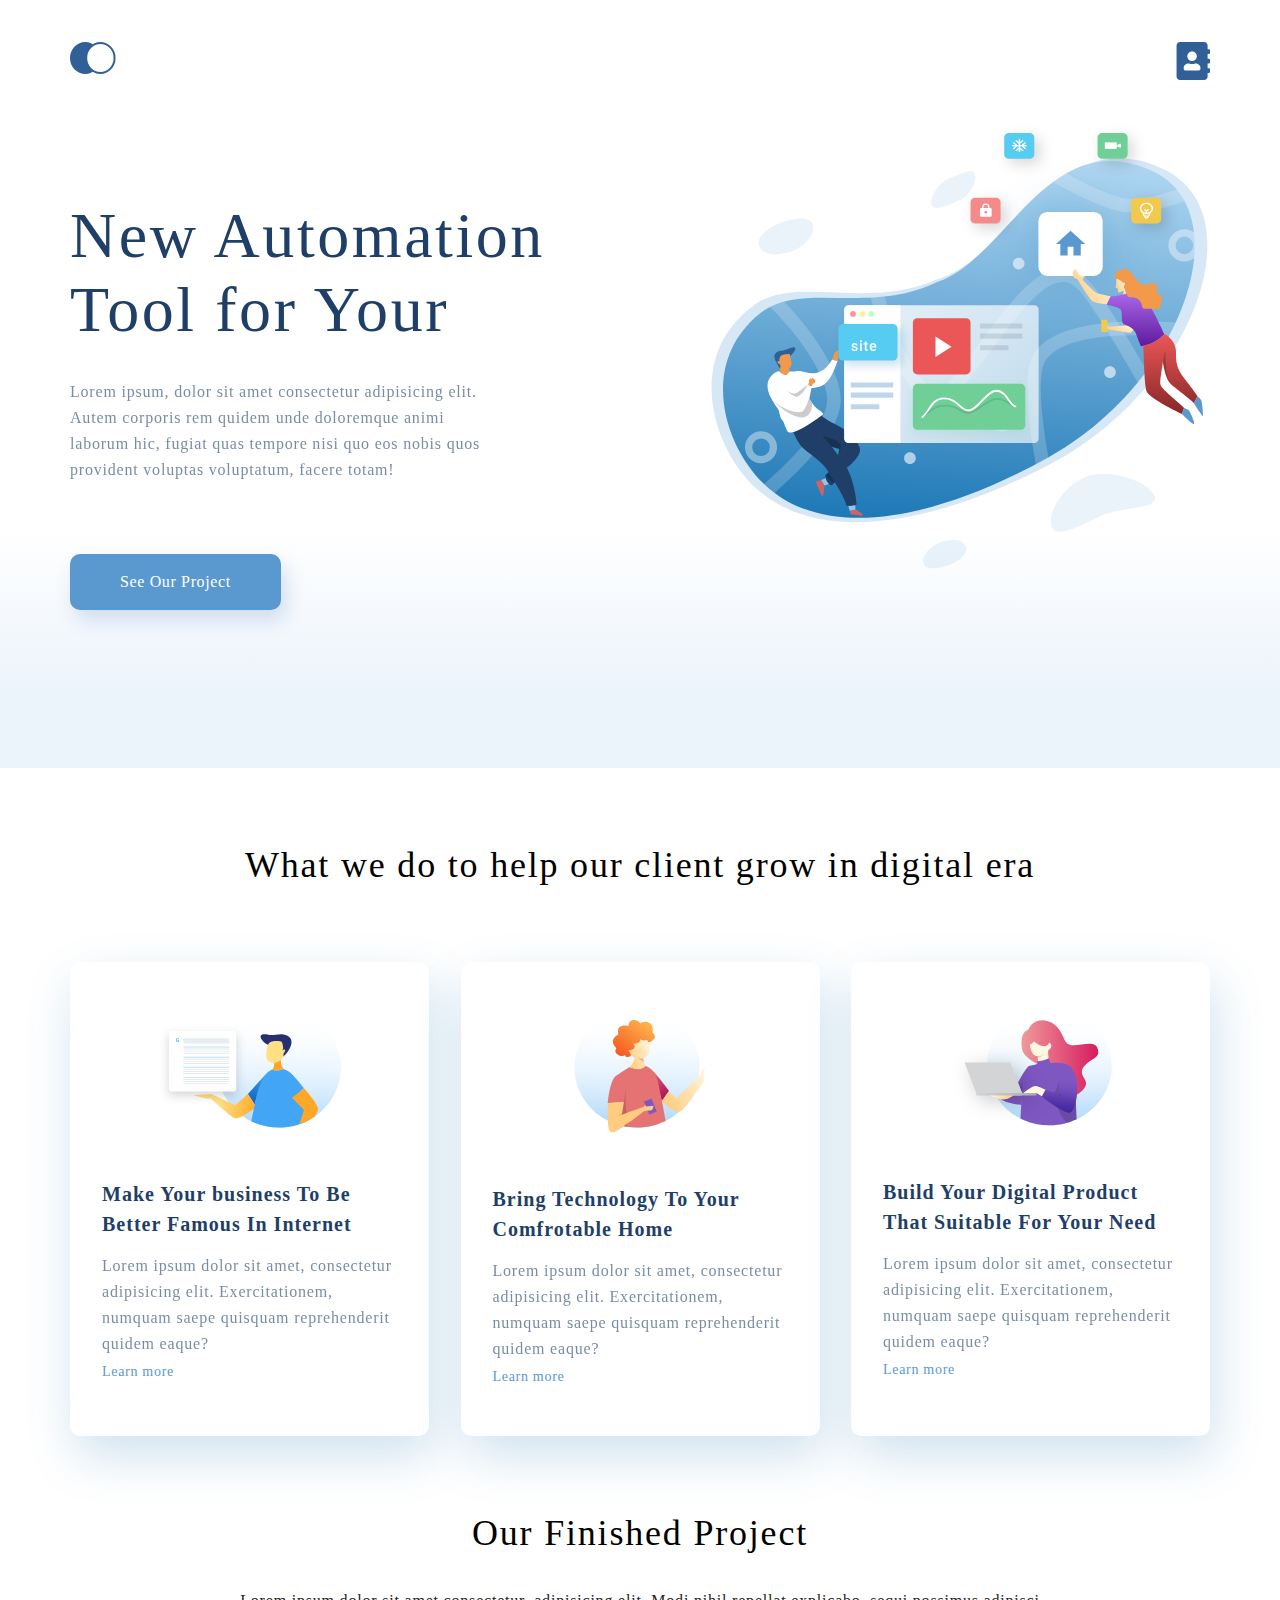
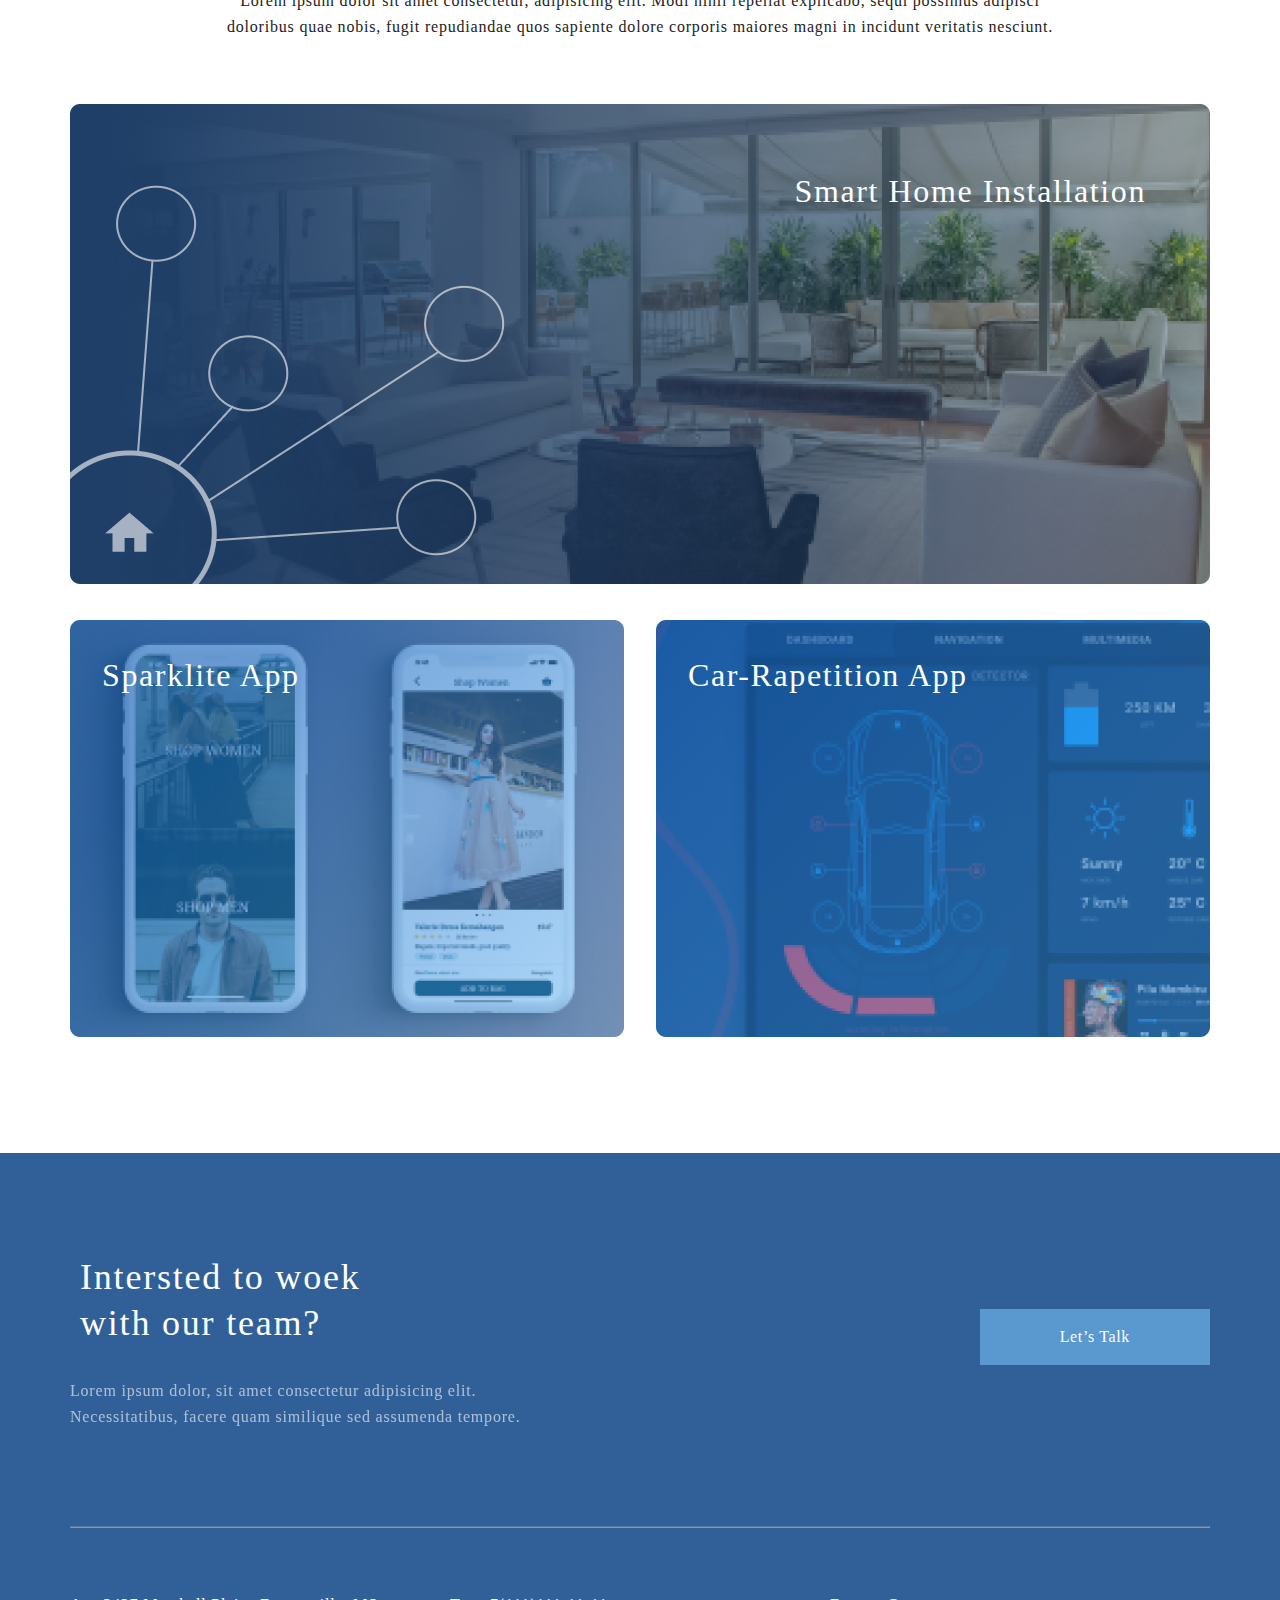
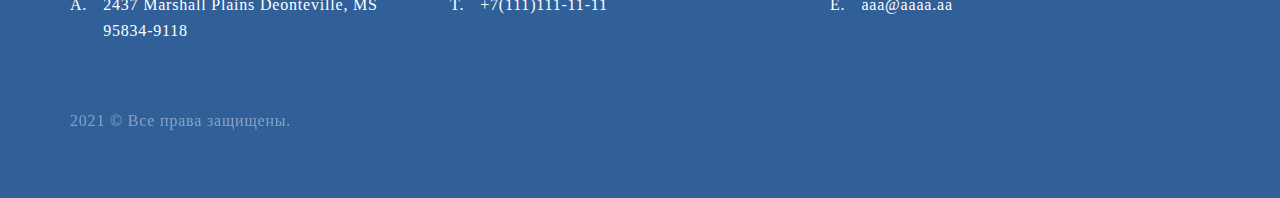
<file: index.html>
<!DOCTYPE html>
<html lang="en">

<head>
    <meta charset="UTF-8">
    <meta http-equiv="X-UA-Compatible" content="IE=edge">
    <meta name="viewport" content="width=device-width, initial-scale=1.0">
    <title>Document</title>
    <link rel="stylesheet" href="style.css">
</head>

<body>
    <!-- Верхушка сайта-->
    <div class="header">
        <div class="container top__box">
            <ul class="menu">
                <li><a href="index.html"><img src="./images/logo.svg" alt="logo"></a></li>
                <li><a href="contacts.html"><img src="./images/contacts.svg" alt="contacts"></a></li>
            </ul>
            <div class="header_content">
                <h1 class="top__heading">New Automation
                    Tool for Your </h1>
                <p class="text top__text">Lorem ipsum, dolor sit amet consectetur adipisicing elit. Autem corporis rem
                    quidem unde
                    doloremque animi laborum hic, fugiat quas tempore nisi quo eos nobis quos provident voluptas
                    voluptatum, facere totam! </p>
                <a href="#" class="top__button">See Our Project</a>
            </div>
        </div>
    </div>
    <!-- Основной контент -->
    <div class="main_content container">
        <h3 class="heading">What we do to help our client grow in digital era</h3>
        <div class="card-box">
            <div class="card">
                <img class="card__img" src="./images/card-1.svg" alt="card-1">
                <h4 class="heading_mini">Make Your business To Be
                    Better Famous In Internet</h4>
                <p class="text">Lorem ipsum dolor sit amet, consectetur adipisicing elit. Exercitationem,
                    numquam saepe quisquam reprehenderit quidem eaque?</p>
                <a href="#" class="card__link">Learn more</a>
            </div>
            <div class="card">
                <img class="card__img" src="./images/card-2.svg" alt="card-2">
                <h4 class="heading_mini">Bring Technology To Your
                    Comfrotable Home</h4>
                <p class="text">Lorem ipsum dolor sit amet, consectetur adipisicing elit. Exercitationem,
                    numquam saepe quisquam reprehenderit quidem eaque?</p>
                <a href="#" class="card__link">Learn more</a>
            </div>
            <div class="card">
                <img class="card__img" src="./images/card-3.svg" alt="card-3">
                <h4 class="heading_mini">Build Your Digital Product
                    That Suitable For Your Need</h4>
                <p class="text">Lorem ipsum dolor sit amet, consectetur adipisicing elit. Exercitationem,
                    numquam saepe quisquam reprehenderit quidem eaque?</p>
                <a href="#" class="card__link">Learn more</a>
            </div>
        </div>
    </div>
    <div class="project container">
        <h3 class="heading">Our Finished Project</h3>
        <p class="text text_project">Lorem ipsum dolor sit amet consectetur, adipisicing elit. Modi nihil repellat
            explicabo, sequi
            possimus adipisci doloribus quae nobis, fugit repudiandae quos sapiente dolore corporis maiores magni in
            incidunt
            veritatis nesciunt.</p>
        <div class="project__item">
            <img class="project__img" src="./images/project-1.png" alt="project-1">
            <p class="project__text">Smart Home Installation</p>
        </div>
        <div class="project__parent">
            <div class="project__item project__item_margin">
                <img class="project__img" src="./images/project-2.png" alt="project-2">
                <p class="project__text project__text_mini">Sparklite App</p>
            </div>
            <div class="project__item">
                <img class="project__img" src="./images/project-3.png" alt="project-3">
                <p class="project__text project__text_mini">Car-Rapetition App</p>
            </div>
        </div>
    </div>
    <!-- Футер сайта-->
    <div class="footer">
        <div class="container">
            <div class="footer__top">
                <div class="footer__text">
                    <h3 class="heading footer__heading">Intersted to woek
                        with our team?</h3>
                    <p class="text text_footer">Lorem ipsum dolor, sit amet consectetur adipisicing elit.
                        Necessitatibus,
                        facere quam
                        similique sed assumenda tempore.</p>
                </div>
                <a href="#" class="footer__button">Let’s Talk</a>
            </div>
            <hr>
        </div>
        <div class="container">
            <div class="footer_bottom">
                <ul class="footer__info">
                    <li class="footer__list">
                        2437 Marshall Plains Deonteville, MS 95834-9118
                    </li>
                    <li class="footer__list">
                        +7(111)111-11-11
                    </li>
                    <li class="footer__list">
                        aaa@aaaa.aa
                    </li>
                </ul>
                <div class="footer__rights">
                    <p class="text footer__rights_text">2021 © Все права защищены.</p>
                </div>
            </div>
        </div>
    </div>
</body>

</html>
</file>
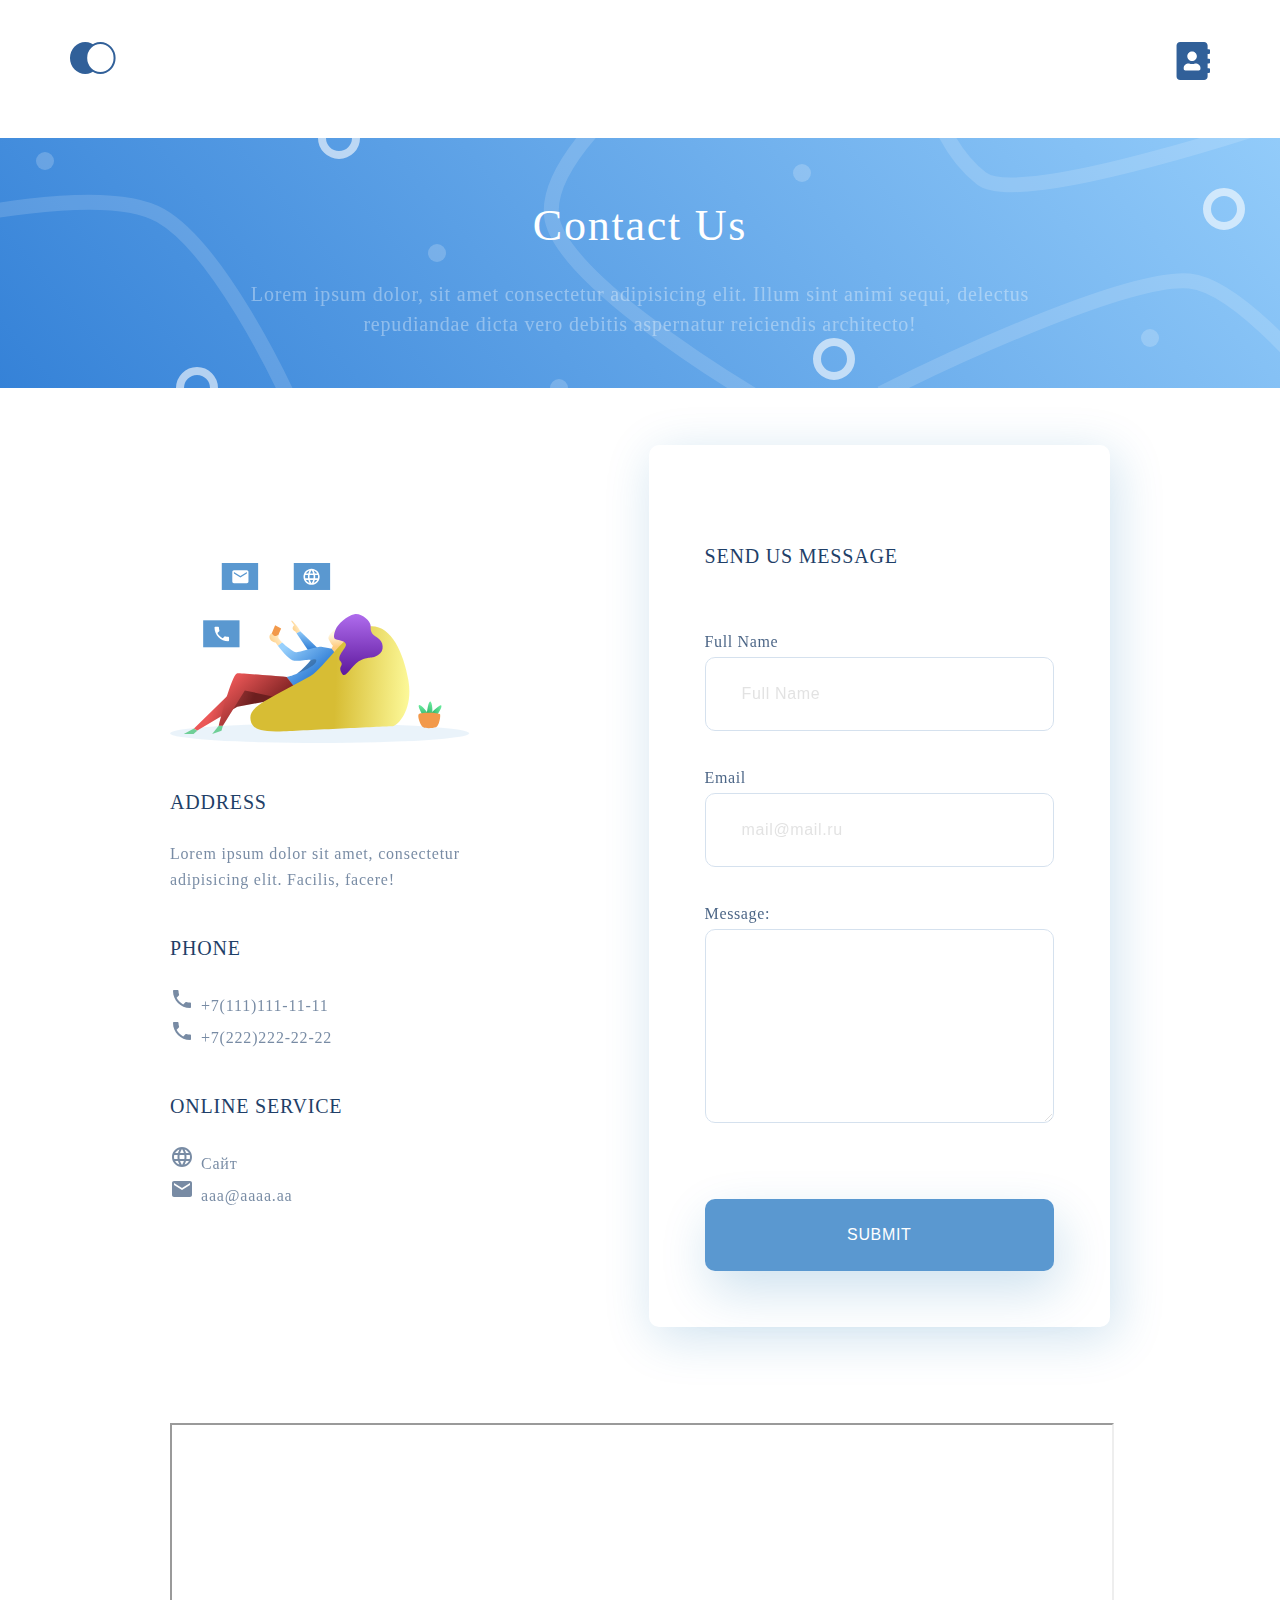
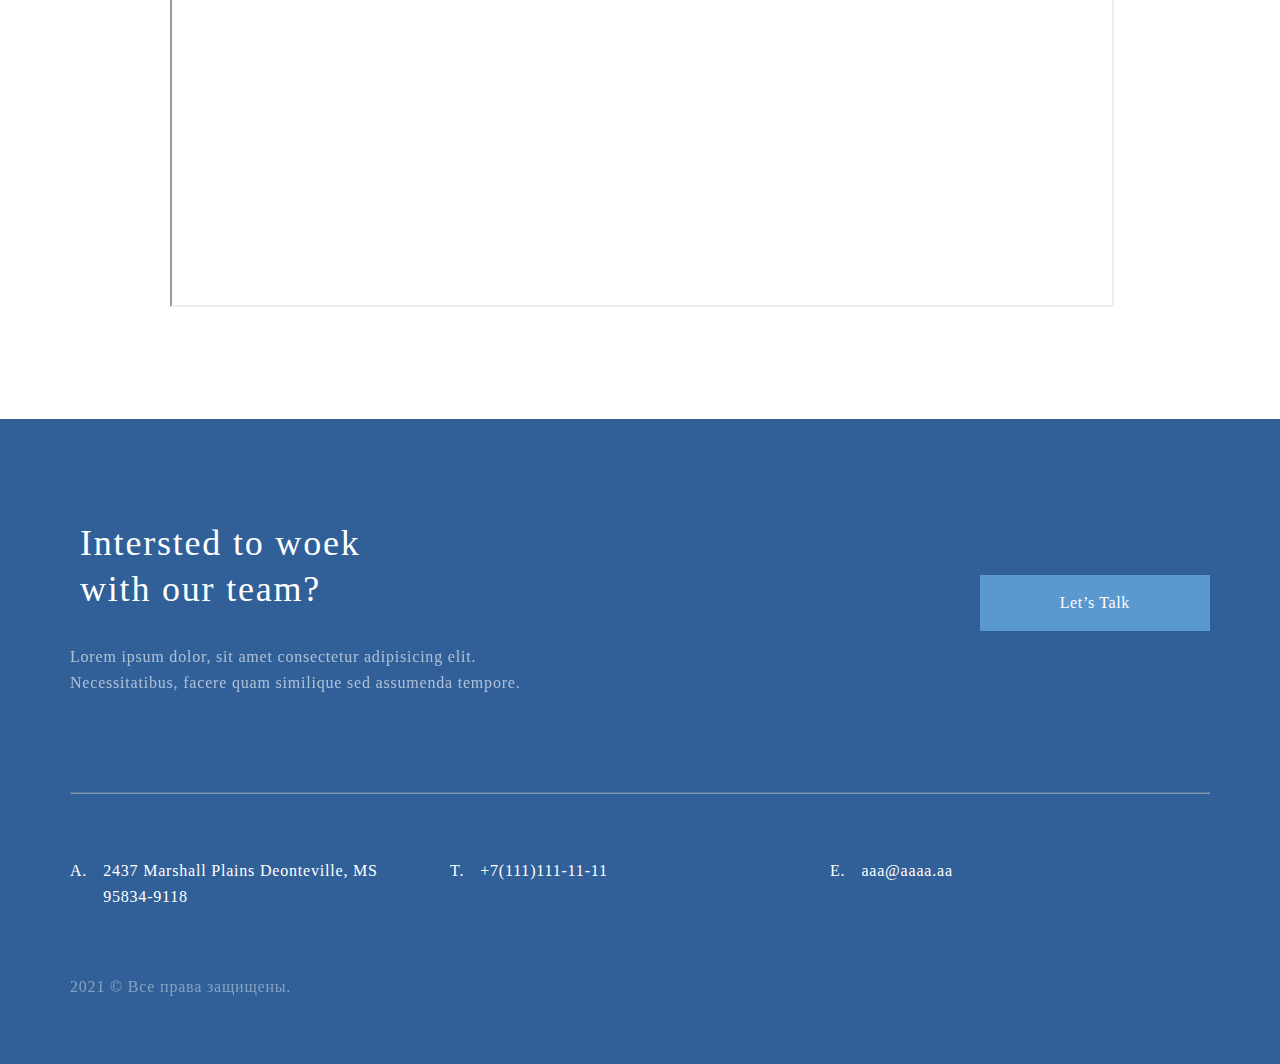
<file: contacts.html>
<!DOCTYPE html>
<html lang="en">

<head>
    <meta charset="UTF-8">
    <meta http-equiv="X-UA-Compatible" content="IE=edge">
    <meta name="viewport" content="width=device-width, initial-scale=1.0">
    <title>Document</title>
    <link rel="stylesheet" href="style.css">
</head>

<body>
    <!-- Верхушка сайта-->
    <div class="container">
        <ul class="menu">
            <li><a href="index.html"><img src="./images/logo.svg" alt="logo"></a></li>
            <li><a href="contacts.html"><img src="./images/contacts.svg" alt="contacts"></a></li>
        </ul>
    </div>
    <!-- Основной контент-->
    <div class="header_contacts">
        <div class="container header_contacts__box">
            <h2 class="heading-contacts">Contact Us</h2>
            <p class="text text__header_contacts">Lorem ipsum dolor, sit amet consectetur adipisicing elit. Illum sint
                animi sequi, delectus
                repudiandae dicta vero debitis aspernatur reiciendis architecto!</p>
        </div>
    </div>
    <form action="#" class="contacts_main container_contacts">
        <div class="contacts-info">
            <img src="images/contacts-info-img.svg" width="300">
            <h4 class="contacts_heading_mini">ADDRESS</h4>
            <p class="text text__contacts">Lorem ipsum dolor sit amet, consectetur adipisicing elit. Facilis, facere!
            </p>
            <h4 class="contacts_heading_mini">PHONE</h4>
            <ul>
                <li class="text telephone_img">+7(111)111-11-11</li>
                <li class="text telephone_img">+7(222)222-22-22</li>
            </ul>
            <h4 class="contacts_heading_mini">ONLINE SERVICE</h4>
            <ul>
                <li class="text website_img">Сайт</li>
                <li class="text email_img">aaa@aaaa.aa</li>
            </ul>
        </div>
        <div class="contacts-info">
            <div class="contact__info_form">
                <h4 class="contacts_heading_mini">SEND US MESSAGE</h4>
                <div class="contact__form-item">
                    <label for="name">Full Name</label><br>
                    <input id="name" class="input" type="text" placeholder="Full Name">
                </div>

                <div class="contact__form-item">
                    <label for="email">Email</label><br>
                    <input id="email" class="input" type="email" placeholder="mail@mail.ru">
                </div>

                <div class="contact__form-item">
                    <label for="message">Message:</label><br>
                    <textarea name="Message" class="input" id="message" cols="30" rows="5" placeholder="Your message">
                </textarea>
                </div>

                <button type="submit" class="button_send">submit</button>
            </div>
        </div>
    </form>
    <div class="map container_contacts">
        <iframe
            src="https://yandex.ru/map-widget/v1/?from=tabbar&ll=37.723044%2C55.686311&mode=poi&poi%5Bpoint%5D=37.721522%2C55.686380&poi%5Buri%5D=ymapsbm1%3A%2F%2Forg%3Foid%3D1660808694&source=serp_navig&z=17.36"
            width="100%" height="480" style="display: block;"></iframe>
    </div>
    <!-- Футер сайта-->
    <div class="footer">
        <div class="container">
            <div class="footer__top">
                <div class="footer__text">
                    <h3 class="heading footer__heading">Intersted to woek
                        with our team?</h3>
                    <p class="text text_footer">Lorem ipsum dolor, sit amet consectetur adipisicing elit.
                        Necessitatibus,
                        facere quam
                        similique sed assumenda tempore.</p>
                </div>
                <a href="#" class="footer__button">Let’s Talk</a>
            </div>
            <hr>
        </div>
        <div class="container">
            <div class="footer_bottom">
                <ul class="footer__info">
                    <li class="footer__list">
                        2437 Marshall Plains Deonteville, MS 95834-9118
                    </li>
                    <li class="footer__list">
                        +7(111)111-11-11
                    </li>
                    <li class="footer__list">
                        aaa@aaaa.aa
                    </li>
                </ul>
                <div class="footer__rights">
                    <p class="text footer__rights_text">2021 © Все права защищены.</p>
                </div>
            </div>
        </div>
    </div>
</body>

</html>
</file>
<file: style.css>
* {
  margin: 0;
  padding: 0;
}

.text {
  font-size: 16px;
  line-height: 26px;
  letter-spacing: 0.05em;
  opacity: 0.6;
  color: #1F3F68;
}

.container {
  max-width: 1140px;
  margin: 0 auto;
}

body {
  font-family: "sans-serif";
}

.header {
  min-height: 768px;
  box-sizing: border-box;
  background: linear-gradient(0deg, #EBF3FB 8.84%, rgba(152, 195, 232, 0) 31.12%);
}

.content__box {
  display: flex;
  flex-direction: column;
  height: 100%;
}

.menu {
  list-style: none;
  display: flex;
  justify-content: space-between;
  padding-top: 42px;
}

.header_content {
  padding-top: 115px;
  box-sizing: border-box;
  flex-grow: 1;
  background-image: url(./images/top_back.svg);
  background-repeat: no-repeat;
  background-position: right center;
  background-size: 44%;
}

.top__heading {
  width: 510px;
  font-size: 64px;
  font-weight: 300;
  line-height: 74px;
  letter-spacing: 0.04em;
  color: #1F3F68;
  margin-bottom: 32px;
}

.top__text {
  width: 425px;
}

.top__button {
  font-weight: 400;
  font-size: 16px;
  line-height: 26px;
  text-align: center;
  letter-spacing: 0.04em;
  color: #FFFFFF;
  background: #5A98D0;
  box-shadow: 5px 10px 20px rgba(53, 110, 173, 0.2);
  border-radius: 10px;
  padding: 15px 50px;
  text-decoration: none;
  display: inline-block;
  margin-top: 71px;
}

.main_content {
  box-sizing: border-box;
  padding-top: 64px;
}

.heading {
  font-size: 36px;
  text-align: center;
  margin: 10px;
  font-weight: 300;
  line-height: 46px;
  letter-spacing: 0.05em;
}

.card-box {
  display: flex;
  justify-content: space-between;
  box-sizing: border-box;
  padding-top: 64px;
  padding-bottom: 64px;
}

.card {
  width: 359px;
  box-sizing: border-box;
  padding: 44px 32px;
  box-shadow: 5px 20px 50px rgba(16, 112, 177, 0.2);
  border-radius: 10px;
  background: #FFFFFF;
  display: flex;
  flex-direction: column;
}

.card__img {
  align-self: center;
  margin-bottom: 51px;
}

.heading_mini {
  font-size: 20px;
  line-height: 30px;
  color: #1F3F68;
  letter-spacing: 0.05em;
  margin-bottom: 14px;
}

.card__link {
  font-size: 14px;
  line-height: 30px;
  letter-spacing: 0.05em;
  color: #5A98D0;
  text-decoration: none;
}

.project {
  box-sizing: border-box;
}

.text_project {
  width: 75%;
  margin: 32px auto 64px;
  color: #222222;
  opacity: 1;
  text-align: center;
}

.project__item {
  position: relative;
  flex-grow: 1;
}

.project__item_margin {
  margin-right: 32px;
}

.project__img {
  width: 100%;
}

.project__text {
  font-size: 32px;
  line-height: 46px;
  text-align: right;
  letter-spacing: 0.05em;
  position: absolute;
  top: 64px;
  right: 64px;
  color: #FFFFFF;
}

.project__parent {
  display: flex;
  justify-content: space-between;
  margin-top: 32px;
}

.project__text_mini {
  right: auto;
  top: 32px;
  left: 32px;
  text-align: left;
}

.footer {
  background: #316099;
  padding-top: 91px;
  padding-bottom: 64px;
  margin-top: 112px;
  box-sizing: border-box;
}

.footer__top {
  padding-bottom: 96px;
  display: flex;
  justify-content: space-between;
  align-items: center;
  box-sizing: border-box;
}

.footer__text {
  width: 495px;
}

.footer__heading {
  width: 340px;
  text-align: left;
  color: #FFFFFF;
  margin-bottom: 32px;
}

.text_footer {
  color: #FFFFFF;
}

.footer__button {
  font-size: 16px;
  line-height: 26px;
  text-align: center;
  letter-spacing: 0.04em;
  color: #FFFFFF;
  padding: 15px 80px;
  background: #5A98D0;
  text-decoration: none;
}

hr {
  opacity: 0.4;
}

.footer_bottom {
  box-sizing: border-box;
}

.footer__info {
  display: flex;
  justify-content: space-between;
  margin-top: 64px;
}

.footer__list {
  font-size: 16px;
  line-height: 26px;
  letter-spacing: 0.05em;
  color: #FFFFFF;
  flex-grow: 1;
  flex-basis: 33.3333%;
  list-style-type: none;
  display: flex;
  margin-right: 32px;
}

.footer__list:first-child::before {
  content: "A.";
  display: block;
  margin-right: 16px;
}

.footer__list:nth-child(2n)::before {
  content: "T.";
  display: block;
  margin-right: 16px;
}

.footer__list:last-child::before {
  content: "E.";
  display: block;
  margin-right: 16px;
}

.footer__rights {
  margin-top: 64px;
  box-sizing: border-box;
}

.footer__rights_text {
  font-size: 16px;
  line-height: 26px;
  letter-spacing: 0.05em;
  color: #FFFFFF;
  opacity: 0.4;
}

/* laptop */
@media (max-width: 1024px) {
  .container {
    padding-left: 32px;
    padding-right: 32px;
  }
  .header_content {
    background-position: right 280px;
  }
  .card-box {
    flex-direction: column;
    align-items: center;
  }
  .card {
    margin-bottom: 32px;
  }
  .footer {
    padding-top: 48px;
  }
  .footer__top {
    padding-left: 124px;
    padding-right: 124px;
  }
  .footer__button {
    padding: 4px 31px;
  }
  .footer__info {
    flex-direction: column;
  }
  .footer__list {
    margin-bottom: 24px;
  }
  .footer_bottom {
    padding-left: 124px;
    padding-right: 124px;
  }
}
/* mobile */
@media (max-width: 667px) {
  .menu {
    padding-top: 24px;
  }
  .header {
    min-height: 376px;
    padding-bottom: 41px;
    box-sizing: border-box;
  }
  .header_content {
    padding-top: 36px;
    display: flex;
    flex-direction: column;
    align-items: center;
    background-image: none;
  }
  .top__heading {
    width: 100%;
    font-size: 32px;
    line-height: 38px;
    margin-bottom: 12px;
    text-align: center;
  }
  .top__text {
    width: 100%;
    text-align: center;
  }
  .top__button {
    font-size: 12px;
    line-height: 26px;
    padding: 0 8px;
  }
  .heading {
    font-size: 24px;
    line-height: 28px;
  }
  .main_content {
    padding-top: 48px;
  }
  .card-box {
    padding-top: 32px;
  }
  .card {
    width: 100%;
  }
  .text_project {
    width: 100%;
  }
  .project__text {
    font-size: 16px;
    line-height: 19px;
    top: 16px;
    right: 16px;
  }
  .project__text_mini {
    left: 16px;
    top: 26px;
  }
  .project__parent {
    flex-direction: column;
    margin-top: 16px;
  }
  .project__item_margin {
    margin-right: 0;
    margin-bottom: 16px;
  }
  .footer {
    padding-top: 18px;
    padding-bottom: 32px;
  }
  .footer__top {
    flex-direction: column;
    padding-bottom: 41px;
    padding-left: 0;
    padding-right: 0;
  }
  .footer__heading {
    width: 75%;
    margin: 0 auto 32px;
    text-align: center;
  }
  .footer__text {
    width: 100%;
  }
  .text_footer {
    text-align: center;
    margin-bottom: 40px;
  }
  .footer_bottom {
    padding-left: 0;
    padding-right: 0;
  }
  .footer__list {
    margin-bottom: 18px;
  }
  .footer__rights {
    margin-top: 32px;
  }
}
.header_contacts {
  height: 250px;
  text-align: center;
  background-image: url(./images/heading-contacts-back.svg);
  background-repeat: no-repeat;
  background-position: center;
  margin-top: 54px;
  margin-bottom: 57px;
}

.heading-contacts {
  font-weight: 500;
  font-size: 44px;
  text-align: center;
  line-height: 74px;
  letter-spacing: 0.04em;
  color: #FFFFFF;
  padding-bottom: 16px;
}

.text__header_contacts {
  font-weight: 400;
  font-size: 20px;
  line-height: 30px;
  text-align: center;
  letter-spacing: 0.04em;
  color: rgba(255, 255, 255, 0.6);
}

.header_contacts__box {
  width: 780px;
  padding-top: 51px;
}

.container_contacts {
  width: 940px;
  margin: 0 auto;
}

.contacts_main {
  align-items: center;
  display: flex;
  justify-content: space-between;
}

.contacts_heading_mini {
  font-weight: 500;
  font-size: 20px;
  line-height: 30px;
  letter-spacing: 0.04em;
  color: #1F3F68;
  padding-top: 40px;
  padding-bottom: 24px;
}

.text__contacts {
  text-align: left;
  width: 75%;
}

.telephone_img {
  list-style-position: inside;
  list-style-image: url(./images/ic_phone_24px.svg);
}

.website_img {
  list-style-position: inside;
  list-style-image: url(./images/ic_language_24px.svg);
}

.email_img {
  list-style-position: inside;
  list-style-image: url(./images/ic_email_24px.svg);
}

.contact__info_form {
  background: #FFFFFF;
  box-shadow: 5px 10px 50px rgba(16, 112, 177, 0.2);
  border-radius: 10px;
  padding: 56px;
  display: flex;
  flex-direction: column;
}

.contact__form-item {
  margin-top: 32px;
}

.contact__form-item label {
  font-size: 16px;
  line-height: 30px;
  letter-spacing: 0.04em;
  color: #1F3F68;
  opacity: 0.8;
}

.input {
  border: 1px solid #356EAD;
  box-sizing: border-box;
  border-radius: 10px;
  opacity: 0.4;
  width: 100%;
  padding: 21px 36px;
  font-weight: 300;
  font-size: 16px;
  line-height: 30px;
  letter-spacing: 0.04em;
  color: #1F3F68;
  opacity: 0.2;
}

.button_send {
  background: #5A98D0;
  box-shadow: 5px 20px 50px rgba(16, 112, 177, 0.2);
  border-radius: 10px;
  border-width: 0;
  letter-spacing: 0.04em;
  color: #FFFFFF;
  font-weight: 500;
  font-size: 16px;
  line-height: 26px;
  text-align: center;
  color: #FFFFFF;
  text-transform: uppercase;
  padding: 23px;
  margin-top: 72px;
}

.map {
  margin-top: 96px;
}/*# sourceMappingURL=style.css.map */
</file>
